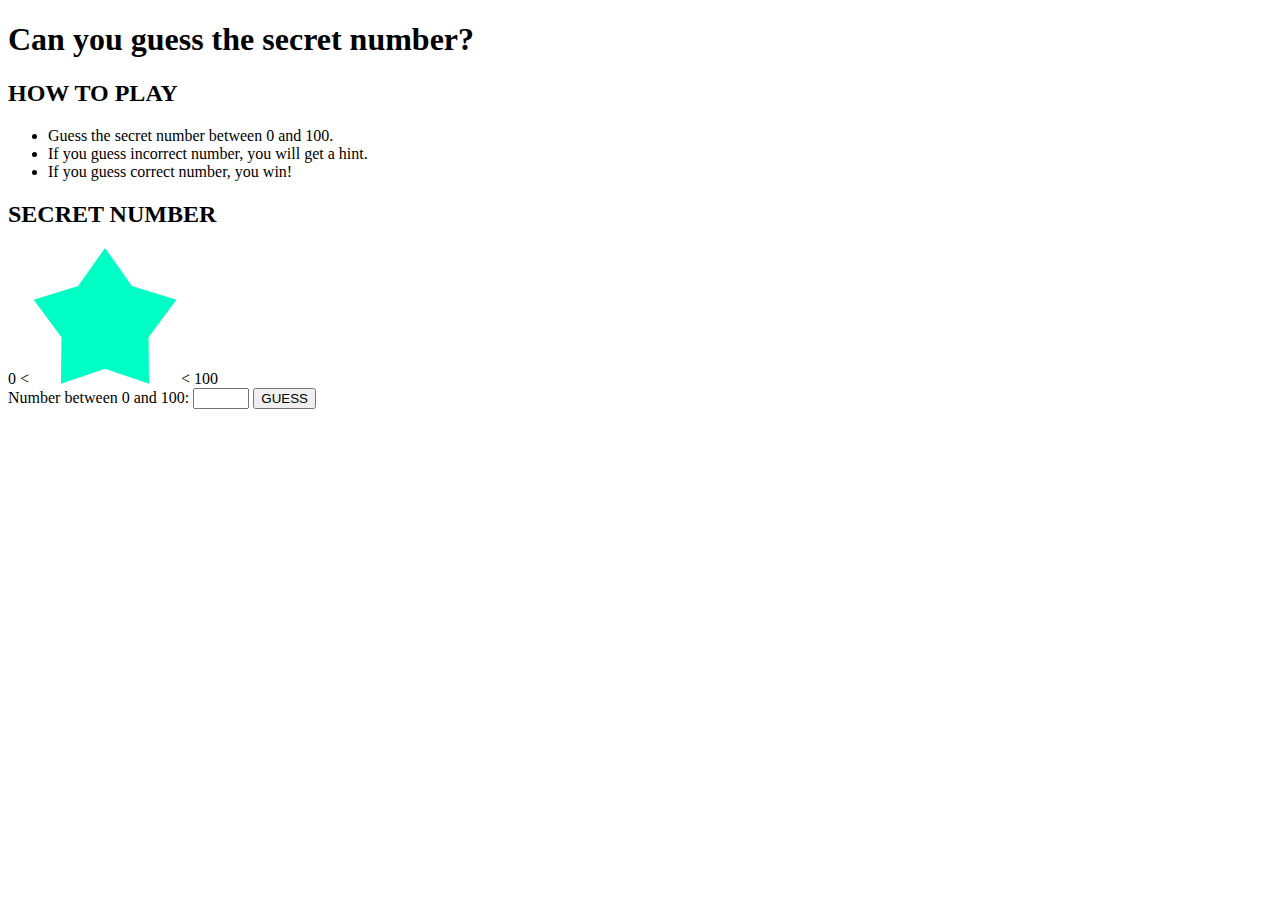
<file: index.html>
<!DOCTYPE html>
<html>
  <head>
    <meta charset="UTF-8" />
  </head>
  <body>
    <h1>Can you guess the secret number?</h1>
    <div>
      <h2>HOW TO PLAY</h2>
      <ul>
        <li>Guess the secret number between 0 and 100.</li>
        <li>If you guess incorrect number, you will get a hint.</li>
        <li>If you guess correct number, you win!</li>
      </ul>
    </div>

    <div>
      <h2>SECRET NUMBER</h2>
      <span>0</span>
      <span><</span>
      <img src="star.svg" />
      <span><</span>
      <span>100</span>
    </div>

    <div>
      <label for="number-input">Number between 0 and 100:</label>
      <input id="number-input" type="number" min="1" max="99" />
      <button>GUESS</button>
    </div>
  </body>
</html>
</file>
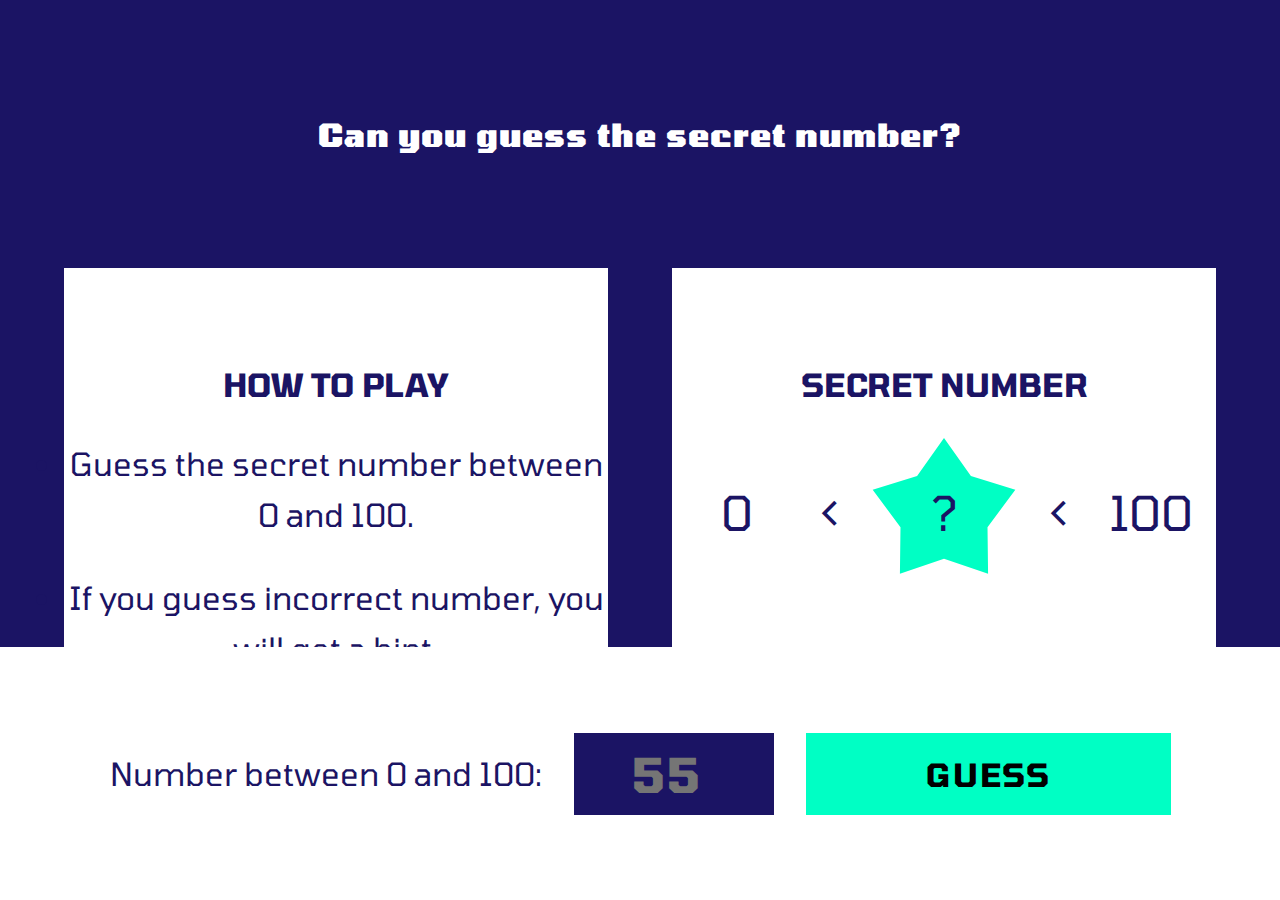
<file: CSS/index.html>
<!DOCTYPE html>
<html>
  <head>
    <meta charset="UTF-8" />
    <link href="styles.css" rel="stylesheet" />
    <link rel="preconnect" href="https://fonts.googleapis.com" />
    <link rel="preconnect" href="https://fonts.gstatic.com" crossorigin />
    <link
      href="https://fonts.googleapis.com/css2?family=Tomorrow:wght@700;800&display=swap"
      rel="stylesheet"
    />
  </head>
  <body>
    <h1>Can you guess the secret number?</h1>

    <main>
      <div class="how-to-play">
        <h2>HOW TO PLAY</h2>
        <ul>
          <li>Guess the secret number between 0 and 100.</li>
          <li>If you guess incorrect number, you will get a hint.</li>
          <li>If you guess correct number, you win!</li>
        </ul>
      </div>

      <div class="secret-number">
        <h2>SECRET NUMBER</h2>
        <div>
          <div id="left-number">0</div>
          <div><</div>
          <div id="star">
            <img src="star.svg" />
            <div>?</div>
          </div>
          <div><</div>
          <div id="right-number">100</div>
        </div>
      </div>
    </main>

    <div class="input-section">
      <label for="number-input">Number between 0 and 100:</label>
      <input
        id="number-input"
        type="number"
        min="1"
        max="99"
        placeholder="55"
      />
      <button>GUESS</button>
    </div>
  </body>
</html>
</file>
<file: CSS/styles.css>
* {
  margin: 0;
  padding: 0;
  box-sizing: border-box;
  border: none;
  font-family: "Tomorrow", Arial, sans-serif;
}

body {
  background-color: #1b1464;
  color: #fff;
}

h1 {
  font-size: 64px;
  line-height: 200%;
  letter-spacing: 0.03em;
  font-weight: 800;
  text-align: center;
  margin: 102px 0;
}

h1 {
  font-size: 32px;
}

h2,
label {
  font-size: 32px;
  line-height: 130%;
  font-weight: 800px;
}

div {
  background-color: #fff;
  color: #1b1464;
}

.how-to-play,
.secret-number {
  height: 416px;
  width: 100%;
  padding-top: 96px;
  text-align: center;
}

main {
  display: flex;
  justify-content: center;
  gap: 64px;
  margin: 0 64px;
}

.how-to-play li {
  margin-top: 32px;
  font-size: 32px;
  line-height: 160%;
}

.secret-number > div {
  display: flex;
  justify-content: center;
  align-items: center;
  gap: 32px;
  margin-top: 32px;
}

.secret-number > div > div {
  font-size: 48px;
  line-height: 130%;
}

#left-number {
  width: 100px;
}

#right-number {
  width: 100px;
}

#star {
  position: relative;
}

#star > div {
  position: absolute;
  top: 50%;
  left: 50%;
  transform: translate(-50%, -50%);
  background-color: transparent;
}

.input-section {
  width: 100%;
  height: 253px;
  position: fixed;
  bottom: 0;
  display: flex;
  justify-content: center;
  align-items: center;
  gap: 32px;
}

#number-input {
  width: 200px;
  height: 82px;
  background-color: #1b1464;
  color: white;
  font-size: 48px;
  line-height: 130%;
  letter-spacing: 0.03em;
  font-weight: 700;
  text-align: center;
}

button {
  width: 365px;
  height: 82px;
  background-color: #00ffc4;
  font-weight: 700;
  font-size: 32px;
  letter-spacing: 0.05em;
}
</file>
